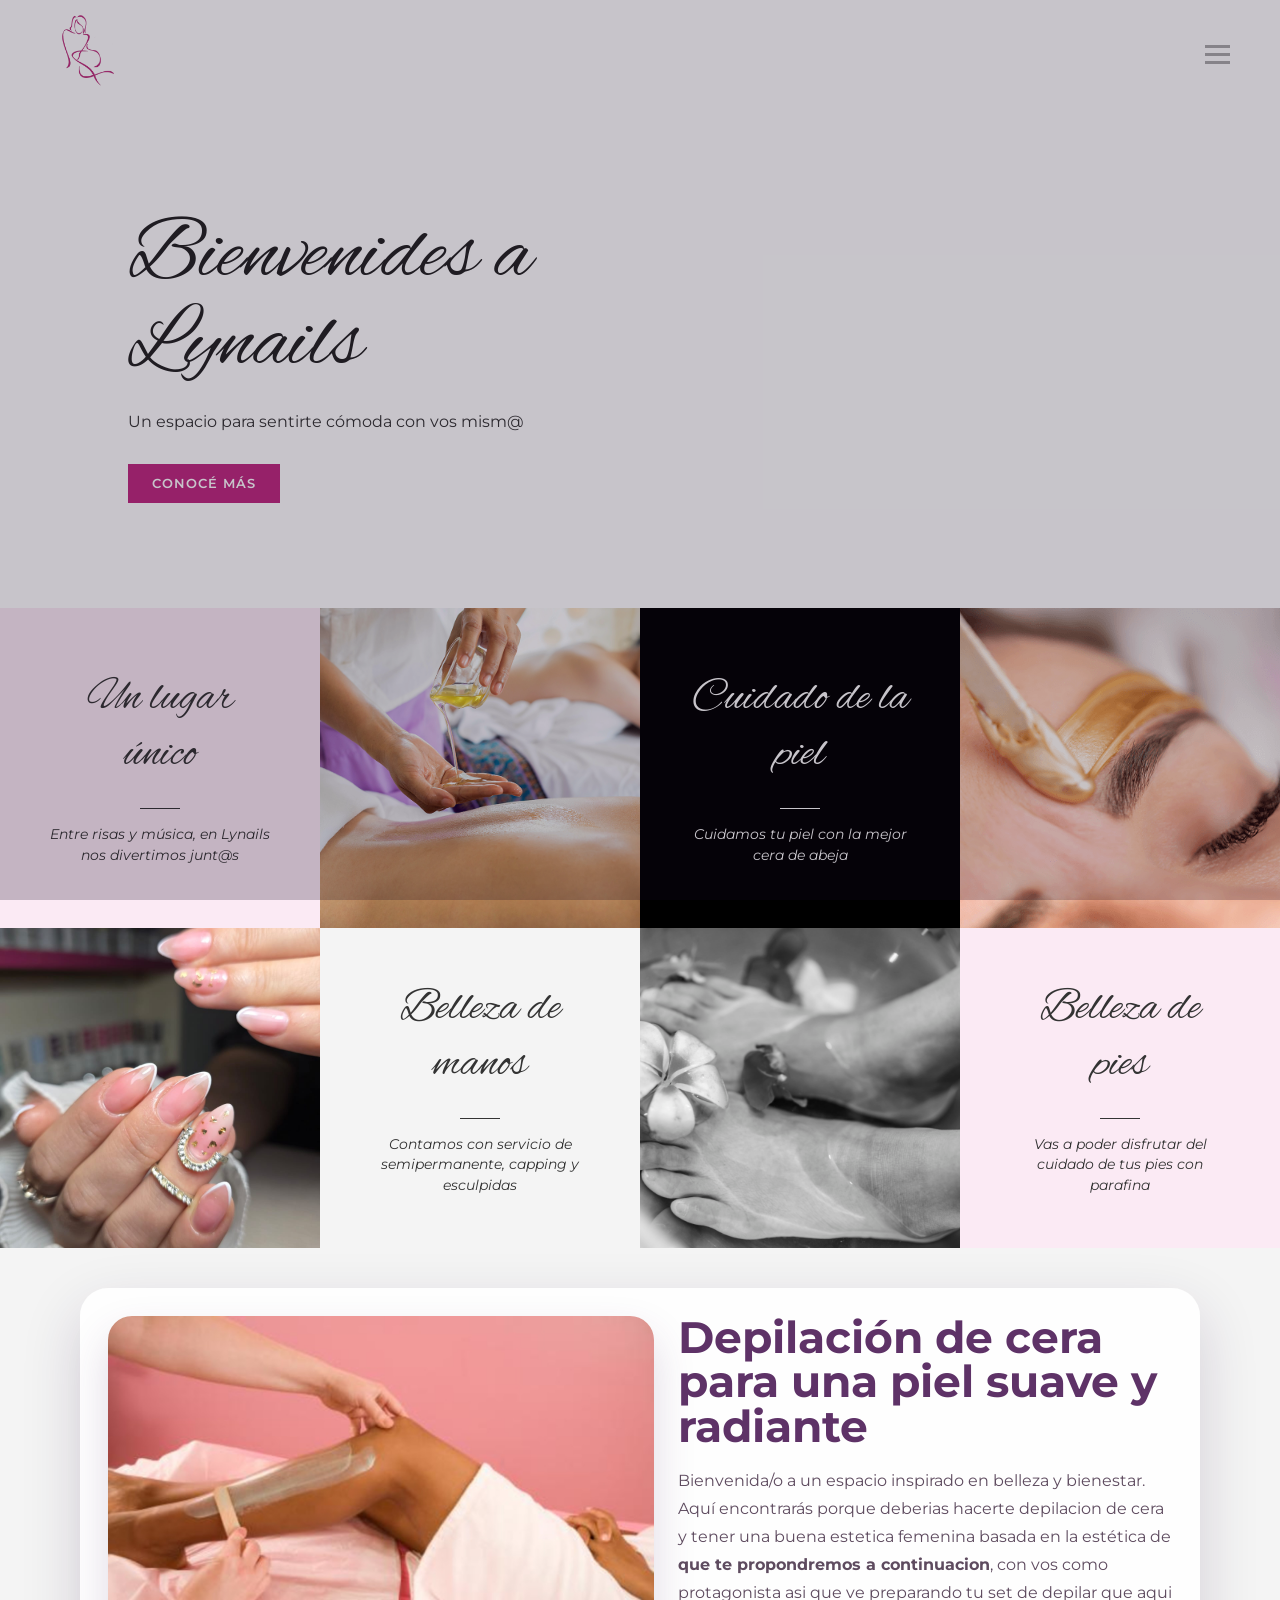
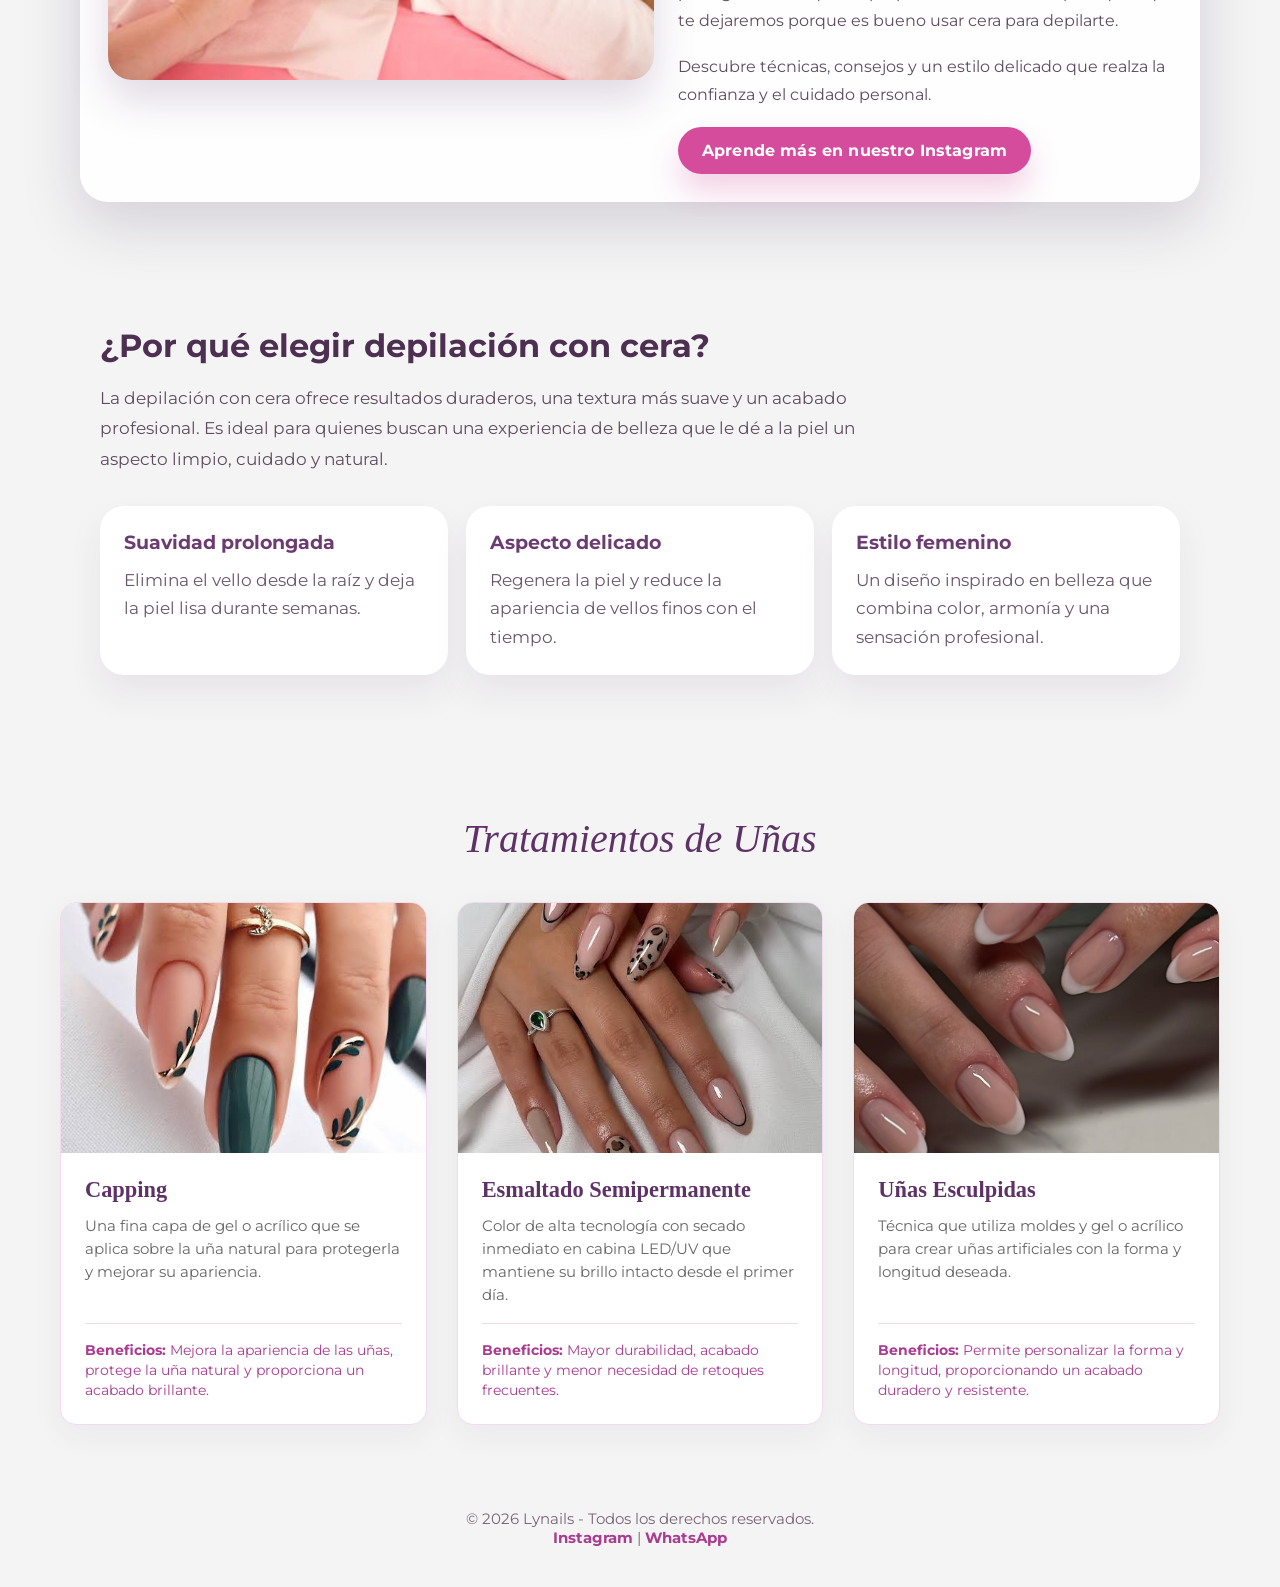
<file: index.html>
<!DOCTYPE html>
<html lang="es">
<head>
    <meta charset="UTF-8">
    <meta name="viewport" content="width=device-width, initial-scale=1.0">
    <title>Lynailsmandy</title>
    <link rel="preconnect" href="https://fonts.googleapis.com">
    <link rel="preconnect" href="https://fonts.gstatic.com" crossorigin>
    <link href="https://fonts.googleapis.com/css2?family=Alex+Brush&family=Montserrat:ital,wght@0,300;0,400;0,600;1,400&display=swap" rel="stylesheet">
    <link rel="stylesheet" href="css/estilos.css">
    <link rel="stylesheet" href="css/tratamiento.css"> 
</head>
<body>

    <header class="navbar">
        <div class="logo"><img src="img/menulogo.png" class="image-logo"></div>
        <div class="menu-icon" id="menu-icon">
            <span></span>
            <span></span>
            <span></span>
        </div>
        <nav class="nav-links" id="nav-menu">
          <ul>
            <li><a href="nosotros.html">Sobre Nosotros</a></li>
            <li><a href="formulario.html">Reservas</a></li>
          </ul>
        </nav>
    </header>

    <section class="hero">
        <div class="hero-content">
            <h1>Bienvenides a Lynails</h1>
            <p>Un espacio para sentirte cómoda con vos mism@</p>
            <button class="btn-primary">CONOCÉ MÁS</button>
        </div>
    </section>

    <section class="services-grid">
        <div class="grid-item text-box bg-50">
            <h2>Un lugar único</h2>
            <div class="divider"></div>
            <p>Entre risas y música, en Lynails nos divertimos junt@s </p>
        </div>
        <div class="grid-item image-box" style="background-image: url('img/masajes.jpg');"></div>
        <div class="grid-item text-box bg-black text-light">
            <h2>Cuidado de la piel</h2>
            <div class="divider light"></div>
            <p>Cuidamos tu piel con la mejor cera de abeja</p>
        </div>
        <div class="grid-item image-box" style="background-image: url(img/depcera.png)"> </div>

        <div class="grid-item image-box" style="background-image: url('img/lyunas.jpeg')"></div>
        <div class="grid-item text-box">
            <h2>Belleza de manos</h2>
            <div class="divider"></div>
            <p>Contamos con servicio de semipermanente, capping y esculpidas</p>
        </div>
        <div class="grid-item image-box" style="background-image: url('img/pies.jpg')"></div>
        <div class="grid-item text-box bg-50">
            <h2>Belleza de pies</h2>
            <div class="divider"></div>
            <p>Vas a poder disfrutar del cuidado de tus pies con parafina</p>
        </div>
    </section>
    <section class="two-part">
    <div class="two-content">
      <img src="img/beauty.jpeg" alt="Depilación de cera" />
      <div class="text-block">
        <h1>Depilación de cera para una piel suave y radiante</h1>
        <p>Bienvenida/o a un espacio inspirado en belleza y bienestar. Aquí encontrarás porque deberias hacerte depilacion de cera y tener una buena estetica femenina basada en la estética de <strong>que te propondremos a continuacion</strong>, con vos como protagonista asi que ve preparando tu set de depilar que aqui te dejaremos porque es bueno usar cera para depilarte.</p>
        <p>Descubre técnicas, consejos y un estilo delicado que realza la confianza y el cuidado personal.</p>
        <a class="button" href="https://www.instagram.com/lynailsmandy/" target="_blank" rel="noopener noreferrer">Aprende más en nuestro Instagram</a>
      </div>
    </div>
  </section>

  <section class="section">
    <h2>¿Por qué elegir depilación con cera?</h2>
    <p>La depilación con cera ofrece resultados duraderos, una textura más suave y un acabado profesional. Es ideal para quienes buscan una experiencia de belleza que le dé a la piel un aspecto limpio, cuidado y natural.</p>
    <div class="cards">
      <div class="card">
        <h3>Suavidad prolongada</h3>
        <p>Elimina el vello desde la raíz y deja la piel lisa durante semanas.</p>
      </div>
      <div class="card">
        <h3>Aspecto delicado</h3>
        <p>Regenera la piel y reduce la apariencia de vellos finos con el tiempo.</p>
      </div>
      <div class="card">
        <h3>Estilo femenino</h3>
        <p>Un diseño inspirado en belleza que combina color, armonía y una sensación profesional.</p>
      </div>
    </div>
  </section>

 <section class="seccion-unas-moderna">
    <h1 class="titulo-seccion-unas">Tratamientos de Uñas</h1>
    
    <div class="contenedor-tarjetas-unas">
      
      <div class="tarjeta-una">
        <div class="contenedor-foto-una">
          <img src="img/uñas.jpg" alt="Tratamiento de Capping" class="foto-una-individual" id="foto-capping" />
        </div>
        <div class="contenido-tarjeta-una">
          <h3>Capping</h3>
          <p class="descripcion-una">Una fina capa de gel o acrílico que se aplica sobre la uña natural para protegerla y mejorar su apariencia.</p>
          <div class="divisor-tarjeta"></div>
          <p class="beneficio-una"><strong>Beneficios:</strong> Mejora la apariencia de las uñas, protege la uña natural y proporciona un acabado brillante.</p>
        </div>
      </div>

      
      <div class="tarjeta-una">
        <div class="contenedor-foto-una">
          <img src="img/uñas1.jpg" alt="Esmaltado Semipermanente" class="foto-una-individual" id="foto-semi" />
        </div>
        <div class="contenido-tarjeta-una">
          <h3>Esmaltado Semipermanente</h3>
          <p class="descripcion-una">Color de alta tecnología con secado inmediato en cabina LED/UV que mantiene su brillo intacto desde el primer día.</p>
          <div class="divisor-tarjeta"></div>
          <p class="beneficio-una"><strong>Beneficios:</strong> Mayor durabilidad, acabado brillante y menor necesidad de retoques frecuentes.</p>
        </div>
      </div>

      <div class="tarjeta-una">
        <div class="contenedor-foto-una">
          <img src="img/uñas6.jpg" alt="Uñas Esculpidas" class="foto-una-individual" id="foto-esculpidas" />
        </div>
        <div class="contenido-tarjeta-una">
          <h3>Uñas Esculpidas</h3>
          <p class="descripcion-una">Técnica que utiliza moldes y gel o acrílico para crear uñas artificiales con la forma y longitud deseada.</p>
          <div class="divisor-tarjeta"></div>
          <p class="beneficio-una"><strong>Beneficios:</strong> Permite personalizar la forma y longitud, proporcionando un acabado duradero y resistente.</p>
        </div>
      </div>

    </div>
  </section>
   <footer class="main-footer">
        <p>&copy; 2026 Lynails - Todos los derechos reservados.</p>
        <div class="redes">
            <a href="https://www.instagram.com/lynailsmandy">Instagram</a> | <a href="https://wa.me/1234567890">WhatsApp</a>
        </div>
    </footer>
    <script src="js/menu.js"></script>
</body>
</html>
</file>
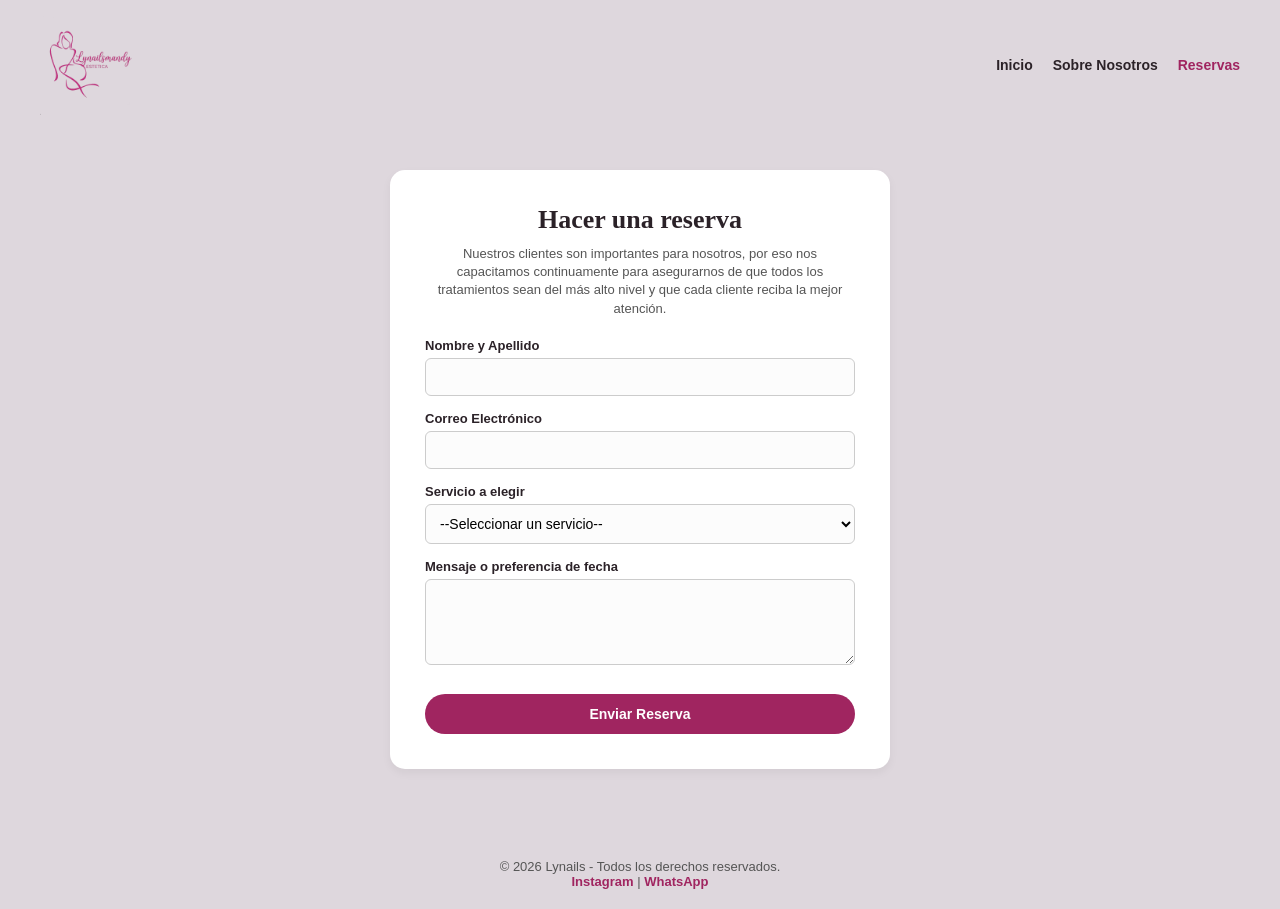
<file: formulario.html>
<!DOCTYPE html>
<head> 
    <meta charset="UTF-8">
    <meta name="viewport" content="width=device-width, initial-scale=1.0">
    <title>Lynails - Servicios y Reservas</title>
    <link rel="stylesheet" href="css/formulario.css">
</head>
<body>

    <header class="main-header">
        <div class="logo">
            <img src="img/newlogolynail.png" alt="Lynails Logo">
        </div>
        <nav class="navbar">
            <ul>
                <li><a href="index.html">Inicio</a></li>
                <li><a href="nosotros.html">Sobre Nosotros</a></li>
                <li><a href="formulario.html" class="active">Reservas</a></li>
            </ul>
        </nav>
    </header>

    <main>
        <section id="reserva" class="seccion-reserva">
            <div class="cuadro-reserva"> 
                <h2>Hacer una reserva</h2>
                <p>Nuestros clientes son importantes para nosotros, por eso nos capacitamos continuamente para asegurarnos de que todos los tratamientos sean del más alto nivel y que cada cliente reciba la mejor atención.</p> 

                <form id="formReserva" action="#">
                    <div class="campo"> 
                        <label for="nombre">Nombre y Apellido</label>
                        <input type="text" id="nombre" name="nombre" required>
                    </div>

                    <div class="campo">
                        <label for="email">Correo Electrónico</label>
                        <input type="email" id="email" name="email" required>
                    </div>

                    <div class="campo">
                        <label for="servicio">Servicio a elegir</label>
                        <select id="servicio" name="servicio" required>
                            <option value="">--Seleccionar un servicio--</option>
                            <option value="Capping">Capping</option>
                            <option value="Esmaltado Semipermanente">Esmaltado Semipermanente</option>
                            <option value="Uñas Esculpidas">Uñas Esculpidas</option>
                            <option value="Depilacion integral">Depilación integral</option>
                        </select>
                    </div>

                    <div class="campo">
                        <label for="mensaje">Mensaje o preferencia de fecha</label>
                        <textarea id="mensaje" name="mensaje" rows="4"></textarea>
                    </div>

                    <button type="submit" id="btnEnviar">Enviar Reserva</button>

                    <p id="mensajeExito" class="mensaje-oculto">
                        ¡Reserva enviada con éxito! ¡Nos contactaremos pronto!
                    </p>
                </form>
            </div>
        </section>
    </main>

    <footer class="main-footer">
        <p>&copy; 2026 Lynails - Todos los derechos reservados.</p>
        <div class="redes">
            <a href="#">Instagram</a> | <a href="#">WhatsApp</a>
        </div>
    </footer>

    <script src=" js/formulario.js"></script>
</body>
</html>
</file>
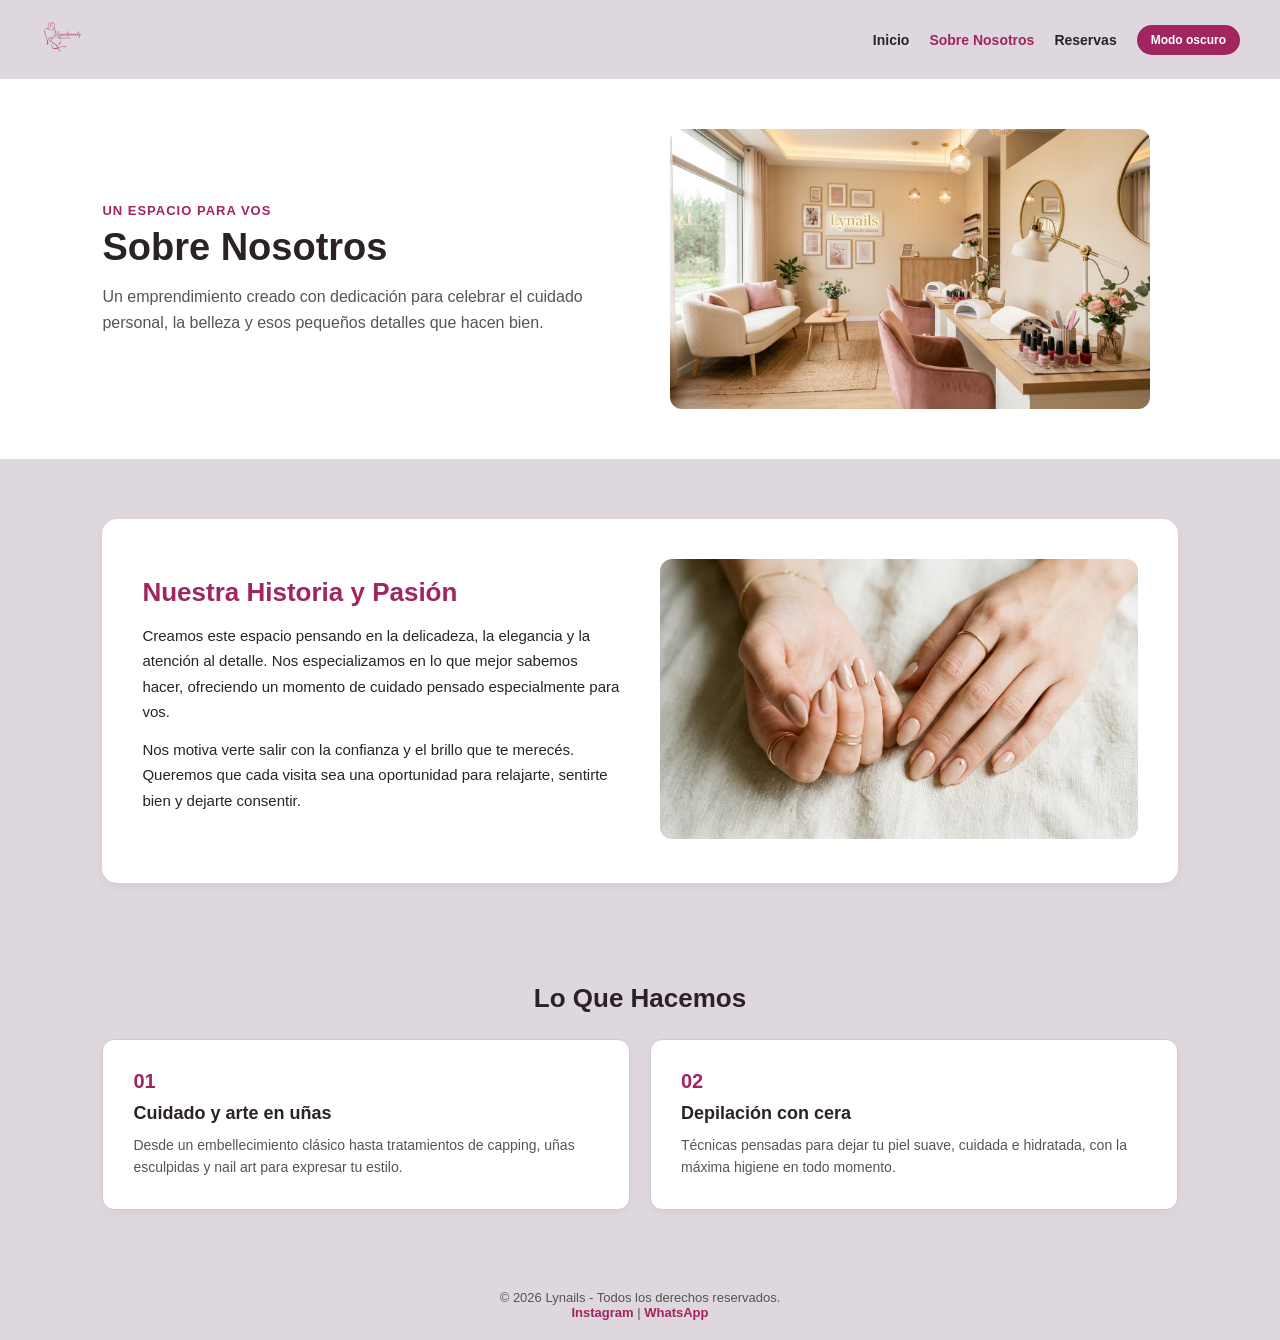
<file: nosotros.html>
<!DOCTYPE html>
<html lang="es">
<head>
	<meta charset="UTF-8">
	<meta name="viewport" content="width=device-width, initial-scale=1.0">
	<title>Lynails - Sobre Nosotros</title>
	<link rel="stylesheet" href="css/nosotros.css">
</head>
<body>

	<header class="main-header">
		<div class="logo">
			<img src="img/newlogolynail.png" alt="Lynails Logo">
		</div>
		<nav class="navbar">
			<ul>
				<li><a href="index.html">Inicio</a></li>
				<li><a href="nosotros.html" class="active">Sobre Nosotros</a></li>
				<li><a href="formulario.html">Reservas</a></li>
				
				<li><button id="theme-toggle" class="btn-modo">Modo oscuro</button></li>
			</ul>
		</nav>
	</header>

	<main>
		
		<section class="hero-nosotros">
			<div class="hero-texto">
				<span class="subtitulo-destacado">Un espacio para vos</span>
				<h1>Sobre Nosotros</h1>
				<p>Un emprendimiento creado con dedicación para celebrar el cuidado personal, la belleza y esos pequeños detalles que hacen bien.</p>
			</div>
			<div class="hero-imagen">
				<img src="img/gabinete.jpeg" alt="Espacio Lynails">
			</div>
		</section>

		
		<section class="seccion-historia">
			<div class="contenedor-historia">
				<div class="historia-texto">
					<h2>Nuestra Historia y Pasión</h2>
					<p>Creamos este espacio pensando en la delicadeza, la elegancia y la atención al detalle. Nos especializamos en lo que mejor sabemos hacer, ofreciendo un momento de cuidado pensado especialmente para vos.</p>
					<p>Nos motiva verte salir con la confianza y el brillo que te merecés. Queremos que cada visita sea una oportunidad para relajarte, sentirte bien y dejarte consentir.</p>
				</div>
				<div class="historia-imagen">
					<img src="img/manicura.jpeg" alt="Tratamientos de uñas">
				</div>
			</div>
		</section>

		
		<section class="seccion-servicios">
			<h2>Lo Que Hacemos</h2>
			<div class="grid-servicios">
				<article class="tarjeta-servicio">
					<span class="numero-servicio">01</span>
					<h3>Cuidado y arte en uñas</h3>
					<p>Desde un embellecimiento clásico hasta tratamientos de capping, uñas esculpidas y nail art para expresar tu estilo.</p>
				</article>

				<article class="tarjeta-servicio">
					<span class="numero-servicio">02</span>
					<h3>Depilación con cera</h3>
					<p>Técnicas pensadas para dejar tu piel suave, cuidada e hidratada, con la máxima higiene en todo momento.</p>
				</article>
			</div>
		</section>
	</main>

	<footer class="main-footer">
		<p>&copy; 2026 Lynails - Todos los derechos reservados.</p>
		<div class="redes">
			<a href="#">Instagram</a> | <a href="#">WhatsApp</a>
		</div>
	</footer>

	
	<script src="js/nosotros.js"></script>

</body>
</html>
</file>
<file: css/estilos.css>
/*
--color-50: #FBEAF4;
--color-100: #F3C4DF;
--color-200: #EA9ECB;
--color-300: #E278B6;
--color-400: #DA52A2;
--color-500: #D22D8D;
--color-600: #BE297F;
--color-700: #871D5A;
--color-800: #611541;
--color-900: #3B0C28;
--color-950: #15040E; paleta de colores del mas claro al mas oscuro */

* {
    margin: 0;
    padding: 0;
    box-sizing: border-box;
}

body {
    font-family: 'Montserrat', sans-serif;
    color: #333;
    background-color: #f4f4f4;
}

.navbar {
    display: flex;
    justify-content: space-between;
    align-items: center;
    padding: 15px 50px;
    background-color: white;
}

.navbar .logo {
    font-size: 1.5rem;
    font-weight: 600;
    color: darkgray;
}

.menu-icon {
    display: flex;
    flex-direction: column;
    gap: 5px;
    cursor: pointer;
}

.menu-icon span {
    width: 25px;
    height: 3px;
    background-color: darkgray;
    display: block;
}


.hero {
    background-color: white;
    min-height: 500px;
    display: flex;
    align-items: center;
    padding: 0 10%;
}

.image-logo {
    width: 3em;
}

.hero-content {
    max-width: 500px;
}

.hero-content h1 {
    font-family: 'Alex Brush', cursive;
    font-size: 5.5rem;
    font-weight: 400;
    color: #222;
    margin-bottom: 20px;
    line-height: 1;
}

.hero-content p {
    font-size: 1rem;
    line-height: 1.6;
    color: #333;
    margin-bottom: 30px;
}

.btn-primary {
    background-color: #be297f; /*color principal del logo*/
    color: white;
    border: none;
    padding: 12px 24px;
    font-family: 'Montserrat', sans-serif;
    font-size: 0.8rem;
    font-weight: 600;
    letter-spacing: 1px;
    cursor: pointer;
    transition: background 0.3s;
}

.btn-primary:hover {
    background-color: #dc3f9b;
}

.services-grid {
    display: grid;
    grid-template-columns: repeat(4, 1fr);
    width: 100%;
}

.grid-item {
    aspect-ratio: 1 / 1; 
}

.image-box {
    background-size: cover;
    background-position: center;
    background-repeat: no-repeat;
}

.text-box {
    display: flex;
    flex-direction: column;
    justify-content: center;
    align-items: center;
    text-align: center;
    padding: 2rem 3rem;
}

.text-box h2 {
    font-family: 'Alex Brush', cursive;
    font-size: 2.8rem;
    font-weight: 400;
    margin-bottom: 10px;
}

.text-box p {
    font-size: 0.85rem;
    font-style: italic;
    line-height: 1.5;
}

.divider {
    width: 40px;
    height: 1px;
    background-color: #333;
    margin: 15px 0;
}

.divider.light {
    background-color: #fff;
}

.bg-50 {
    background-color: #FBEAF4 ;
}

.bg-black {
    background-color: black;
}

.bg-white {
    background-color: white;
}

.text-dark {
    color: #1A1A1A;
}

.text-light {
    color: white;
}

   .two-part {
      position: relative;
      display: flex;
      align-items: center;
      justify-content: center;
      padding: 40px 20px 60px;
    }

    .hero::after {
      content: '';
      position: absolute;
      inset: 0;
      background: rgba(21, 12, 34, 0.24);
      pointer-events: none;
    }

    .two-content {
      position: relative;
      z-index: 1;
      width: min(1120px, 100%);
      display: grid;
      grid-template-columns: 1.05fr 0.95fr;
      gap: 24px;
      padding: 28px;
      border-radius: 28px;
      background: rgba(255, 255, 255, 0.88);
      box-shadow: 0 22px 60px rgba(43, 18, 70, 0.16);
    }

    .two-content img {
      width: 100%;
      height: auto;
      border-radius: 24px;
      object-fit: cover;
      box-shadow: 0 20px 42px rgba(91, 52, 109, 0.18);
    }

    .text-block {
      display: flex;
      flex-direction: column;
      justify-content: center;
      gap: 18px;
    }

    .text-block h1 {
      margin: 0;
      font-size: clamp(2.1rem, 3.4vw, 3.6rem);
      line-height: 1.02;
      color: #5e3267;
    }

    .text-block p {
      margin: 0;
      color: #5e4b5f;
      font-size: 1rem;
      line-height: 1.75;
    }

    .button {
      display: inline-flex;
      align-items: center;
      justify-content: center;
      width: fit-content;
      padding: 14px 24px;
      border-radius: 999px;
      background: #d54c9c;
      color: #fff;
      text-decoration: none;
      font-weight: 700;
      letter-spacing: 0.01em;
      transition: transform 0.24s ease, box-shadow 0.24s ease;
      box-shadow: 0 18px 30px rgba(213, 76, 156, 0.24);
    }

    .button:hover {
      transform: translateY(-2px);
      box-shadow: 0 26px 34px rgba(213, 76, 156, 0.28);
    }

    .section {
      padding: 64px 20px 80px;
      max-width: 1120px;
      margin: 0 auto;
    }

    .section h2 {
      margin: 0 0 18px;
      font-size: clamp(2rem, 2.2vw, 2.6rem);
      color: #4d2f52;
    }

    .section p {
      margin: 0;
      color: #5f4b5e;
      font-size: 1.05rem;
      line-height: 1.8;
      max-width: 760px;
    }

    .cards {
      display: grid;
      gap: 18px;
      grid-template-columns: repeat(auto-fit, minmax(220px, 1fr));
      margin-top: 32px;
    }

    .card {
      padding: 24px;
      border-radius: 24px;
      background: #fff;
      box-shadow: 0 18px 34px rgba(89, 49, 102, 0.08);
      transition: transform 0.2s ease;
    }

    .card:hover {
      transform: translateY(-4px);
    }

    .card h3 {
      margin: 0 0 12px;
      color: #6b3b71;
      font-size: 1.2rem;
    }

    .card p {
      margin: 0;
      color: #6a566a;
      line-height: 1.7;
    }

    footer {
      text-align: center;
      padding: 24px 20px 40px;
      color: #7a6477;
      font-size: 0.95rem;
    }

    footer a {
      color: #a93b90;
      text-decoration: none;
      font-weight: 700;
    }
    
   .nav-links {
    display: none; 
    position: absolute;
    top: 60px; 
    right: 20px; 
    background-color: #ffffff; 
    border: 1px solid #ddd;
    border-radius: 8px;
    box-shadow: 0 4px 10px rgba(0, 0, 0, 0.15);
    padding: 15px;
    z-index: 1000;
}


.nav-links ul {
    list-style: none;
    margin: 0;
    padding: 0;
    display: flex;
    flex-direction: column;
    gap: 12px;
}


.nav-links a {
    text-decoration: none;
    color: #333;
    font-weight: 500;
}


.nav-links.active {
    display: block;
}
@media (max-width: 768px) {

    
    .navbar {
        padding: 15px 20px;
        position: relative;
    }

    
    .hero {
        padding: 40px 20px;
        min-height: auto;
    }

    .hero-content h1 {
        font-size: 3.5rem; 
    }

    
    .services-grid {
        grid-template-columns: 1fr;
    }

    
    .two-content {
        grid-template-columns: 1fr;
        padding: 20px;
    }

    img {
        max-width: 100%;
        height: auto;
    }
}
</file>
<file: css/tratamiento.css>
.seccion-unas-moderna {
  padding: 60px 20px;
  max-width: 1200px;
  margin: 0 auto;
  font-family: inherit; 
}

.titulo-seccion-unas {
  text-align: center;
  color: #5e3267;
  font-size: 2.5rem;
  margin-bottom: 40px;
  font-family: 'Playfair Display', Georgia, serif;
  font-style: italic;
  font-weight: 400;
}


.contenedor-tarjetas-unas {
  display: grid;
  grid-template-columns: repeat(3, 1fr);
  gap: 30px;
}


.tarjeta-una {
  background-color: #ffffff;
  border-radius: 16px;
  overflow: hidden;
  box-shadow: 0 10px 30px rgba(91, 52, 109, 0.06);
  border: 1px solid #f2daf0;
  display: flex;
  flex-direction: column;
  transition: transform 0.3s ease;
}

.tarjeta-una:hover {
  transform: translateY(-5px); 
}


.contenedor-foto-una {
  width: 100%;
  height: 250px; 
  overflow: hidden;
  background-color: #f7f3f0;
}


.foto-una-individual {
  width: 100%;
  height: 100%;
  object-fit: cover; 
}




#foto-capping {
  object-position: center 30%; 
}


#foto-semi {
  object-position: center center;
}


#foto-esculpidas {
  object-position: center 65%;
}


.contenido-tarjeta-una {
  padding: 24px;
  display: flex;
  flex-direction: column;
  flex-grow: 1;
}

.contenido-tarjeta-una h3 {
  color: #5e3267;
  font-size: 1.4rem;
  margin: 0 0 12px 0;
  font-family: 'Playfair Display', Georgia, serif;
}

.descripcion-una {
  font-size: 0.95rem;
  color: #666666;
  line-height: 1.5;
  margin: 0 0 16px 0;
  flex-grow: 1; 
}

.divisor-tarjeta {
  height: 1px;
  background-color: #f2daf0;
  margin-bottom: 16px;
}

.beneficio-una {
  font-size: 0.9rem;
  color: #a93b90;
  line-height: 1.4;
  margin: 0;
}


@media (max-width: 900px) {
  .contenedor-tarjetas-unas {
    grid-template-columns: 1fr; 
    gap: 30px;
  }
  
  .contenedor-foto-una {
    height: 220px; 
  }
}
</file>
<file: css/formulario.css>
* {
    margin: 0;
    padding: 0;
    box-sizing: border-box;
    font-family: Arial, Helvetica, sans-serif;
}

body {
    background-color: #ded7dd; 
    color: #2b2228;
}

.main-header {
    display: flex;
    justify-content: space-between;
    align-items: center;
    padding: 15px 40px;
    background-color: #ded7dd; 
}

.logo img {
    height: auto;
    max-width: 100px;
    display: block;
}

.navbar ul {
    list-style: none;
    display: flex;
    gap: 20px;
}

.navbar a {
    text-decoration: none;
    color: #2b2228;
    font-weight: bold;
    font-size: 14px;
}

.navbar a:hover,
.navbar a.active {
    color: #a02560; 
}

.seccion-reserva {
    display: flex;
    justify-content: center;
    padding: 40px 20px;
}

.cuadro-reserva {
    background-color: #ffffff; 
    border-radius: 15px; 
    padding: 35px;
    width: 100%;
    max-width: 500px;
    box-shadow: 0 4px 10px rgba(0, 0, 0, 0.05);
}

.cuadro-reserva h2 {
    text-align: center;
    font-family: Georgia, 'Times New Roman', Times, serif;
    font-size: 26px;
    margin-bottom: 10px;
    color: #2b2228;
}

.cuadro-reserva p {
    font-size: 13px;
    text-align: center;
    color: #555555;
    margin-bottom: 20px;
    line-height: 1.4;
}

.campo {
    margin-bottom: 15px; 
}

.campo label {
    display: block;
    font-size: 13px;
    font-weight: bold;
    color: #2b2228;
    margin-bottom: 5px;
}

.campo input,
.campo select,
.campo textarea {
    width: 100%;
    padding: 10px;
    border: 1px solid #cccccc;
    border-radius: 6px;
    background-color: #fcfcfc;
    font-size: 14px;
    box-sizing: border-box;
    resize: vertical; 
}

.campo input:focus,
.campo select:focus,
.campo textarea:focus {
    outline: none;
    border-color: #a02560;
}

#btnEnviar {
    width: 100%;
    padding: 12px;
    background-color: #a02560; 
    color: white;
    border: none;
    border-radius: 20px; 
    font-weight: bold;
    font-size: 14px;
    cursor: pointer;
    margin-top: 10px;
}

#btnEnviar:hover {
    background-color: #831d4e;
}

.mensaje-oculto {
    display: none;
    margin-top: 15px;
    padding: 10px;
    background-color: #e2f3e8;
    border: 1px solid #b2e0c2;
    border-radius: 6px;
    color: #2e5339;
    text-align: center;
    font-size: 13px;
    font-weight: bold;
}

.main-footer {
    background-color: #ded7dd;
    text-align: center;
    padding: 20px;
    font-size: 13px;
    color: #555555;
    margin-top: 30px;
}

.main-footer a {
    color: #a02560;
    text-decoration: none;
    font-weight: bold;
}

 @media (max-width: 768px) {
    .navbar {
        padding: 15px 20px;
    }

    .hero-content h1 {
        font-size: 3rem;
    }

    .services-grid {
        grid-template-columns: 1fr;
    }

    .two-content {
        grid-template-columns: 1fr;
    }
}

@media (max-width: 768px) {

    /* Header y Navbar */
    .navbar {
        padding: 15px 20px;
        position: relative;
    }

    /* Hero section */
    .hero {
        padding: 40px 20px;
        min-height: auto;
    }

    .hero-content h1 {
        font-size: 3.5rem; 
    }

    
    .services-grid {
        grid-template-columns: 1fr;
    }

    
    .two-content {
        grid-template-columns: 1fr;
        padding: 20px;
    }

    
    img {
        max-width: 100%;
        height: auto;
    }
}
</file>
<file: css/nosotros.css>
* {
	margin: 0;
	padding: 0;
	box-sizing: border-box;
	font-family: Arial, Helvetica, sans-serif;
	transition: background-color 0.3s ease, color 0.3s ease; 
}

body {
	background-color: #ded7dd;
	color: #2b2228;
}

/* Header */
.main-header {
	display: flex;
	justify-content: space-between;
	align-items: center;
	padding: 15px 40px;
	background-color: #ded7dd;
}

.logo img {
	height: 45px;
	width: auto;
}

.navbar ul {
	list-style: none;
	display: flex;
	align-items: center;
	gap: 20px;
}

.navbar a {
	text-decoration: none;
	color: #2b2228;
	font-weight: bold;
	font-size: 14px;
}

.navbar a:hover,
.navbar a.active {
	color: #a02560;
}

/* Botón Modo Oscuro */
.btn-modo {
	background-color: #a02560;
	color: #ffffff;
	border: none;
	padding: 8px 14px;
	border-radius: 20px;
	font-weight: bold;
	font-size: 12px;
	cursor: pointer;
}

.btn-modo:hover {
	opacity: 0.9;
}

/* Hero Section */
.hero-nosotros {
	display: flex;
	align-items: center;
	justify-content: space-between;
	padding: 50px 8%;
	gap: 40px;
	background-color: #ffffff;
}

.hero-texto {
	flex: 1;
	max-width: 500px;
}

.subtitulo-destacado {
	color: #a02560;
	font-size: 13px;
	font-weight: bold;
	text-transform: uppercase;
	letter-spacing: 1px;
	display: block;
	margin-bottom: 8px;
}

.hero-texto h1 {
	font-size: 38px;
	color: #2b2228;
	margin-bottom: 15px;
}

.hero-texto p {
	font-size: 16px;
	line-height: 1.6;
	color: #555;
}

.hero-imagen {
  flex: 1; 
	display: flex;
	justify-content: center;
}

.hero-imagen img,
.historia-imagen img {
	width: 100%;
	max-width: 480px;
	height: 280px;
	object-fit: cover;
	border-radius: 12px;
}

/* Sección Historia */
.seccion-historia {
	padding: 60px 8%;
}

.contenedor-historia {
	display: flex;
	align-items: center;
	gap: 40px;
	background-color: #ffffff;
	padding: 40px;
	border-radius: 15px;
	box-shadow: 0 4px 10px rgba(0, 0, 0, 0.05);
}

.historia-texto {
	flex: 1;
}

.historia-texto h2 {
	color: #a02560;
	font-size: 26px;
	margin-bottom: 15px;
}

.historia-texto p {
	font-size: 15px;
	line-height: 1.7;
	margin-bottom: 12px;
	color: #2b2228;
}

.historia-imagen {
	flex: 1;
}

/* Sección Servicios */
.seccion-servicios {
	padding: 40px 8% 60px;
}

.seccion-servicios h2 {
	color: #2b2228;
	font-size: 26px;
	margin-bottom: 25px;
	text-align: center;
}

.grid-servicios {
	display: flex;
	gap: 20px;
}

.tarjeta-servicio {
	flex: 1;
	background-color: #ffffff;
	padding: 30px;
	border-radius: 12px;
	border: 1px solid #cccccc;
	box-shadow: 0 4px 8px rgba(0, 0, 0, 0.03);
}

.numero-servicio {
	font-size: 20px;
	font-weight: bold;
	color: #a02560;
	display: block;
	margin-bottom: 10px;
}

.tarjeta-servicio h3 {
	font-size: 18px;
	color: #2b2228;
	margin-bottom: 10px;
}

.tarjeta-servicio p {
	font-size: 14px;
	line-height: 1.6;
	color: #555;
}

/* Footer */
.main-footer {
	background-color: #ded7dd;
	text-align: center;
	padding: 20px;
	font-size: 13px;
	color: #555555;
}

.main-footer a {
	color: #a02560;
	text-decoration: none;
	font-weight: bold;
}


body.is-dark {
	background-color: #1e191c;
	color: #f0e6ed;
}

body.is-dark .main-header,
body.is-dark .main-footer {
	background-color: #1e191c;
	color: #f0e6ed;
}

body.is-dark .navbar a {
	color: #f0e6ed;
}

body.is-dark .hero-nosotros,
body.is-dark .contenedor-historia,
body.is-dark .tarjeta-servicio {
	background-color: #2b2228;
	border-color: #44353f;
	color: #f0e6ed;
}

body.is-dark .hero-texto h1,
body.is-dark .hero-texto p,
body.is-dark .historia-texto p,
body.is-dark .seccion-servicios h2,
body.is-dark .tarjeta-servicio h3,
body.is-dark .tarjeta-servicio p {
	color: #f0e6ed;
}

body.is-dark .btn-modo {
	background-color: #ded7dd;
	color: #2b2228;
}

@media(max-width:768px){
	.hero-nosotros,
	.contenedor-historia,
	.grid-servicios {
		flex-direction: column;
		
	}
}
</file>
